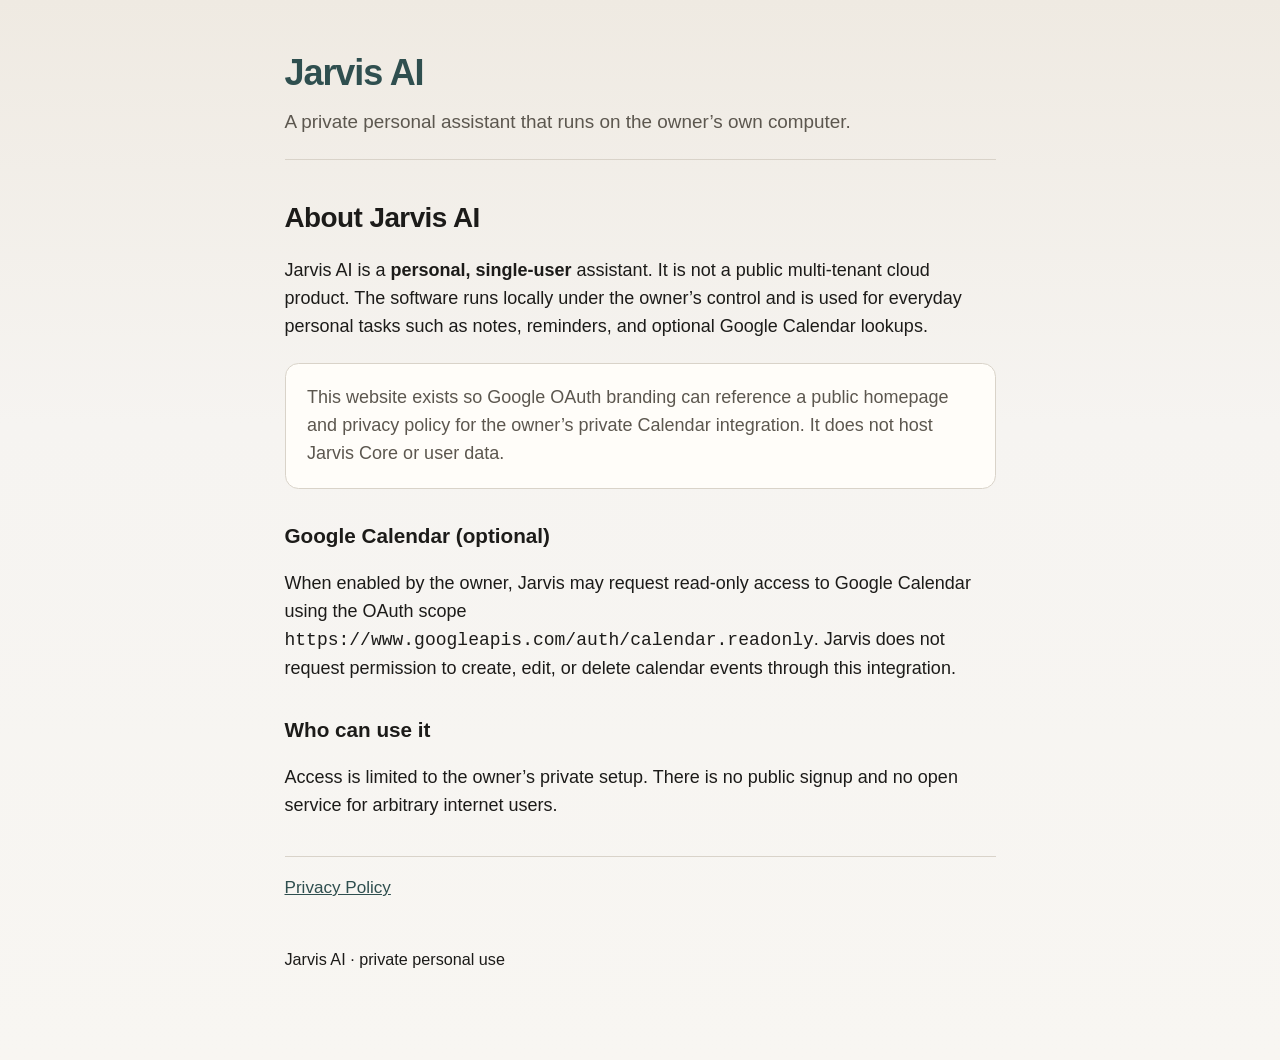
<file: index.html>
<!DOCTYPE html>
<html lang="en">
  <head>
    <meta charset="utf-8" />
    <meta name="viewport" content="width=device-width, initial-scale=1" />
    <meta
      name="description"
      content="Jarvis AI is a private, locally hosted personal assistant used by its owner."
    />
    <title>Jarvis AI</title>
    <link rel="stylesheet" href="styles.css" />
  </head>
  <body>
    <main>
      <header>
        <p class="brand">Jarvis AI</p>
        <p class="tagline">A private personal assistant that runs on the owner’s own computer.</p>
      </header>

      <h1>About Jarvis AI</h1>
      <p>
        Jarvis AI is a <strong>personal, single-user</strong> assistant. It is not a
        public multi-tenant cloud product. The software runs locally under the
        owner’s control and is used for everyday personal tasks such as notes,
        reminders, and optional Google Calendar lookups.
      </p>

      <div class="panel">
        <p class="muted" style="margin: 0">
          This website exists so Google OAuth branding can reference a public
          homepage and privacy policy for the owner’s private Calendar
          integration. It does not host Jarvis Core or user data.
        </p>
      </div>

      <h2>Google Calendar (optional)</h2>
      <p>
        When enabled by the owner, Jarvis may request read-only access to Google
        Calendar using the OAuth scope
        <code>https://www.googleapis.com/auth/calendar.readonly</code>.
        Jarvis does not request permission to create, edit, or delete calendar
        events through this integration.
      </p>

      <h2>Who can use it</h2>
      <p>
        Access is limited to the owner’s private setup. There is no public signup
        and no open service for arbitrary internet users.
      </p>

      <nav>
        <a href="privacy.html">Privacy Policy</a>
      </nav>

      <footer>
        <p>Jarvis AI · private personal use</p>
      </footer>
    </main>
  </body>
</html>
</file>
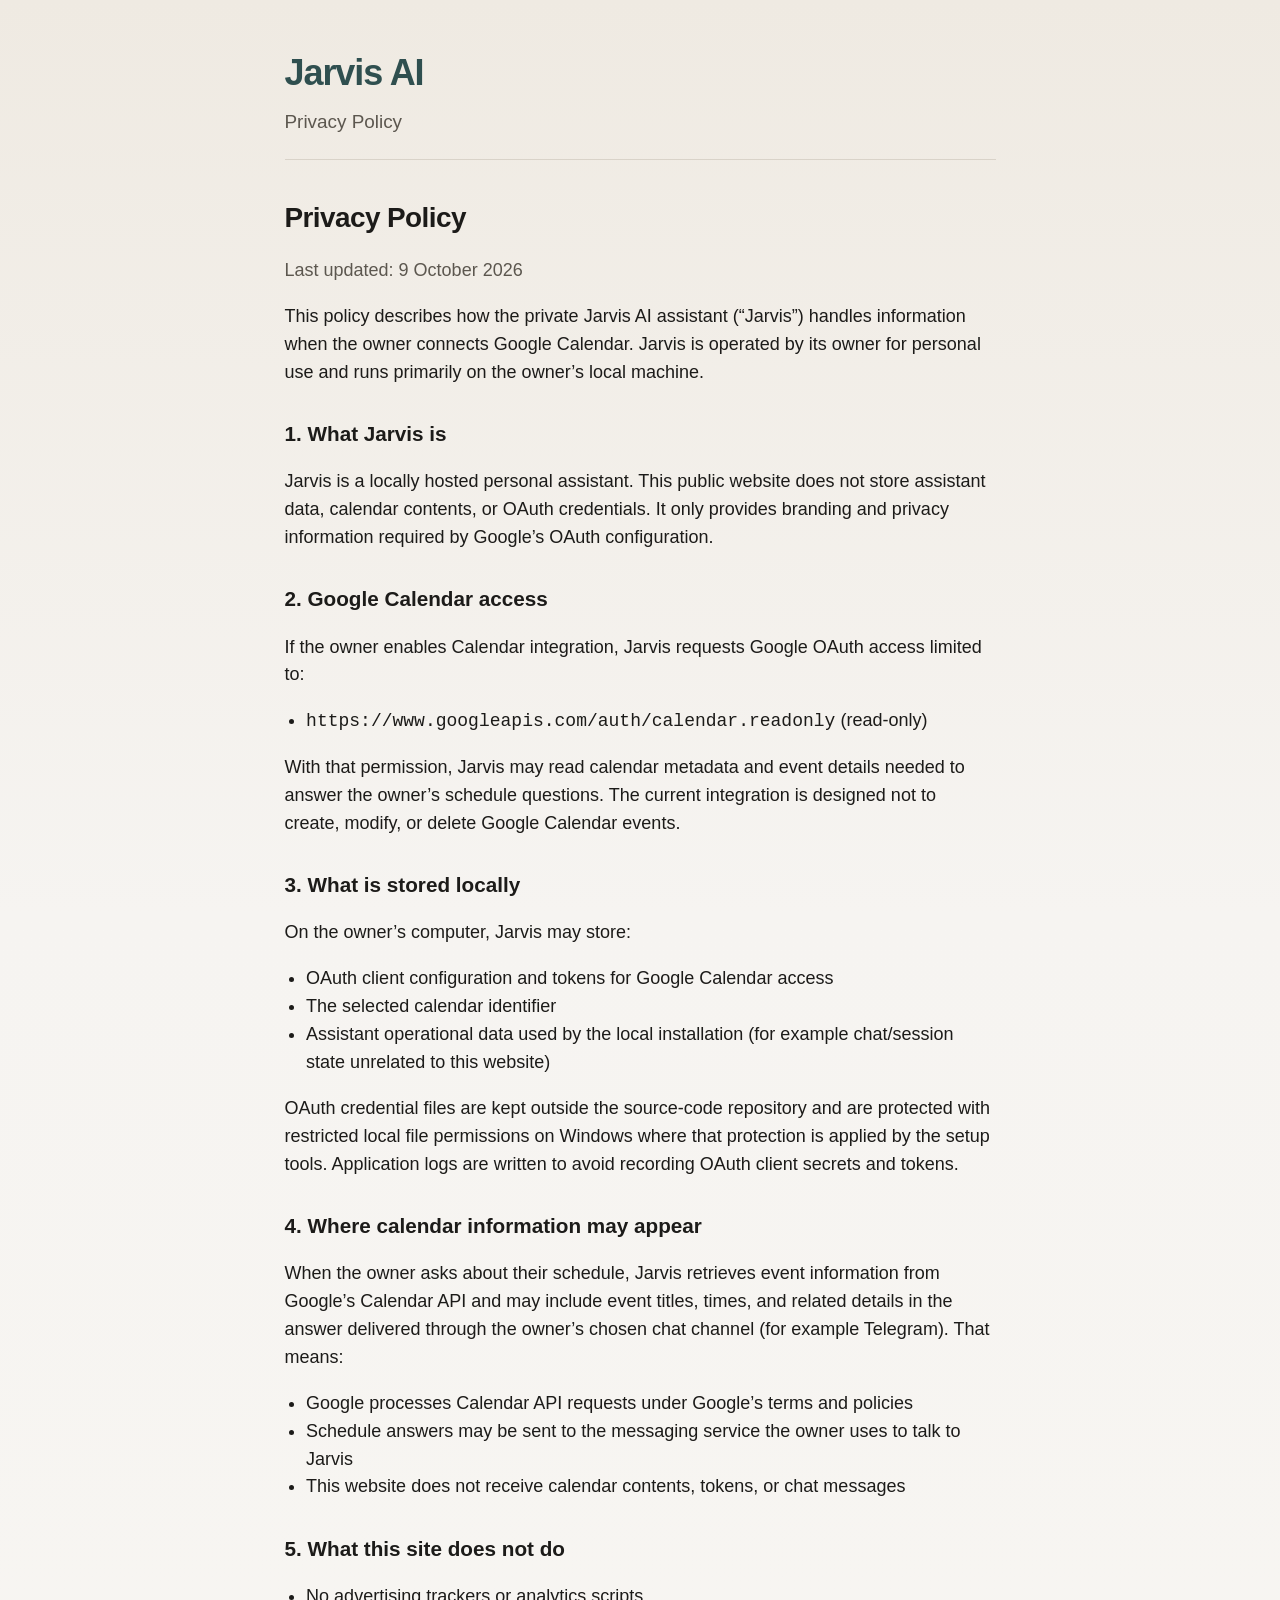
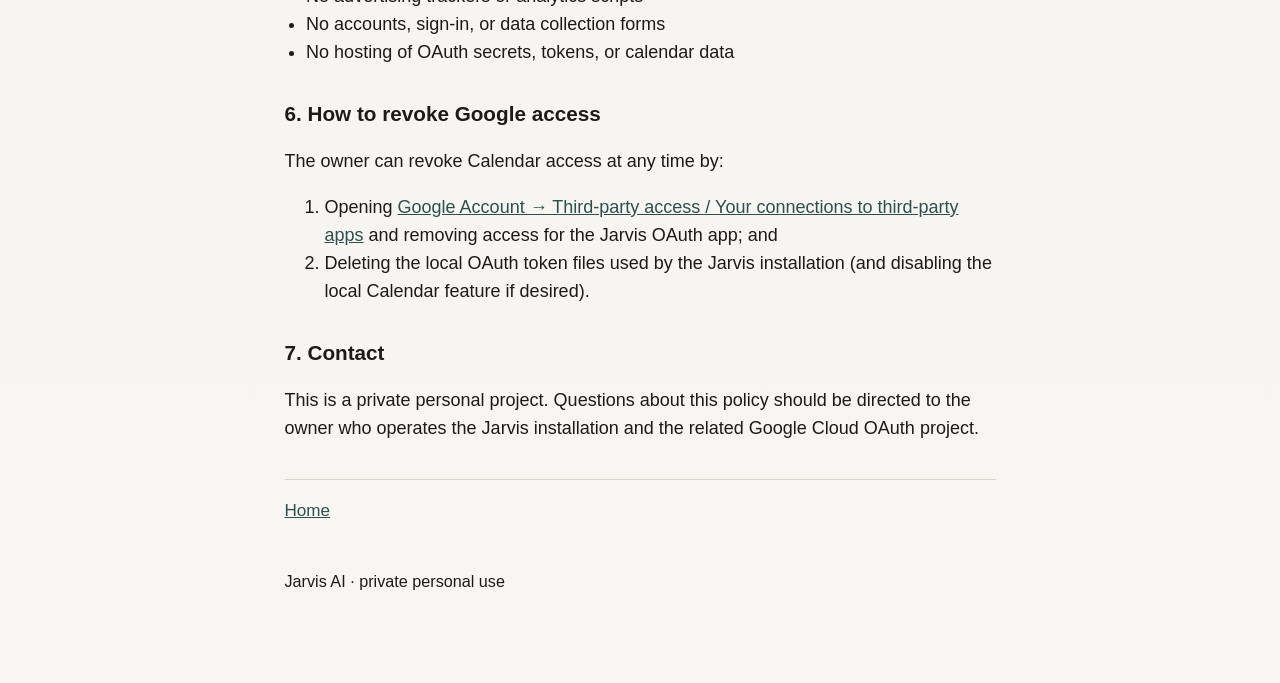
<file: privacy.html>
<!DOCTYPE html>
<html lang="en">
  <head>
    <meta charset="utf-8" />
    <meta name="viewport" content="width=device-width, initial-scale=1" />
    <meta
      name="description"
      content="Privacy policy for Jarvis AI’s private Google Calendar read-only integration."
    />
    <title>Privacy Policy · Jarvis AI</title>
    <link rel="stylesheet" href="styles.css" />
  </head>
  <body>
    <main>
      <header>
        <p class="brand">Jarvis AI</p>
        <p class="tagline">Privacy Policy</p>
      </header>

      <h1>Privacy Policy</h1>
      <p class="muted">Last updated: 9 October 2026</p>

      <p>
        This policy describes how the private Jarvis AI assistant (“Jarvis”)
        handles information when the owner connects Google Calendar. Jarvis is
        operated by its owner for personal use and runs primarily on the owner’s
        local machine.
      </p>

      <h2>1. What Jarvis is</h2>
      <p>
        Jarvis is a locally hosted personal assistant. This public website does
        not store assistant data, calendar contents, or OAuth credentials. It
        only provides branding and privacy information required by Google’s
        OAuth configuration.
      </p>

      <h2>2. Google Calendar access</h2>
      <p>
        If the owner enables Calendar integration, Jarvis requests Google OAuth
        access limited to:
      </p>
      <ul>
        <li>
          <code>https://www.googleapis.com/auth/calendar.readonly</code>
          (read-only)
        </li>
      </ul>
      <p>
        With that permission, Jarvis may read calendar metadata and event details
        needed to answer the owner’s schedule questions. The current integration
        is designed not to create, modify, or delete Google Calendar events.
      </p>

      <h2>3. What is stored locally</h2>
      <p>On the owner’s computer, Jarvis may store:</p>
      <ul>
        <li>OAuth client configuration and tokens for Google Calendar access</li>
        <li>The selected calendar identifier</li>
        <li>Assistant operational data used by the local installation (for example chat/session state unrelated to this website)</li>
      </ul>
      <p>
        OAuth credential files are kept outside the source-code repository and
        are protected with restricted local file permissions on Windows where
        that protection is applied by the setup tools. Application logs are
        written to avoid recording OAuth client secrets and tokens.
      </p>

      <h2>4. Where calendar information may appear</h2>
      <p>
        When the owner asks about their schedule, Jarvis retrieves event
        information from Google’s Calendar API and may include event titles,
        times, and related details in the answer delivered through the owner’s
        chosen chat channel (for example Telegram). That means:
      </p>
      <ul>
        <li>Google processes Calendar API requests under Google’s terms and policies</li>
        <li>
          Schedule answers may be sent to the messaging service the owner uses
          to talk to Jarvis
        </li>
        <li>
          This website does not receive calendar contents, tokens, or chat
          messages
        </li>
      </ul>

      <h2>5. What this site does not do</h2>
      <ul>
        <li>No advertising trackers or analytics scripts</li>
        <li>No accounts, sign-in, or data collection forms</li>
        <li>No hosting of OAuth secrets, tokens, or calendar data</li>
      </ul>

      <h2>6. How to revoke Google access</h2>
      <p>The owner can revoke Calendar access at any time by:</p>
      <ol>
        <li>
          Opening
          <a href="https://myaccount.google.com/permissions"
            >Google Account → Third-party access / Your connections to third-party apps</a>
          and removing access for the Jarvis OAuth app; and
        </li>
        <li>
          Deleting the local OAuth token files used by the Jarvis installation
          (and disabling the local Calendar feature if desired).
        </li>
      </ol>

      <h2>7. Contact</h2>
      <p>
        This is a private personal project. Questions about this policy should be
        directed to the owner who operates the Jarvis installation and the
        related Google Cloud OAuth project.
      </p>

      <nav>
        <a href="index.html">Home</a>
      </nav>

      <footer>
        <p>Jarvis AI · private personal use</p>
      </footer>
    </main>
  </body>
</html>
</file>
<file: styles.css>
:root {
  --bg: #f6f4f1;
  --ink: #1c1b19;
  --muted: #5c574f;
  --line: #d9d3c9;
  --accent: #2f4f4f;
  --card: #fffdf9;
}

* {
  box-sizing: border-box;
}

html {
  font-size: 18px;
}

body {
  margin: 0;
  font-family: "Segoe UI", "Helvetica Neue", Arial, sans-serif;
  color: var(--ink);
  background: linear-gradient(180deg, #efeae2 0%, var(--bg) 40%, #f8f6f2 100%);
  line-height: 1.55;
  min-height: 100vh;
}

main {
  max-width: 42rem;
  margin: 0 auto;
  padding: 2.5rem 1.25rem 4rem;
}

header {
  margin-bottom: 2rem;
  padding-bottom: 1.25rem;
  border-bottom: 1px solid var(--line);
}

.brand {
  font-size: 2rem;
  font-weight: 700;
  letter-spacing: -0.03em;
  margin: 0 0 0.35rem;
  color: var(--accent);
}

.tagline {
  margin: 0;
  color: var(--muted);
  font-size: 1.05rem;
}

h1 {
  font-size: 1.55rem;
  margin: 0 0 1rem;
  letter-spacing: -0.02em;
}

h2 {
  font-size: 1.15rem;
  margin: 1.75rem 0 0.6rem;
}

p,
li {
  color: var(--ink);
}

.muted {
  color: var(--muted);
}

.panel {
  background: var(--card);
  border: 1px solid var(--line);
  border-radius: 0.75rem;
  padding: 1.1rem 1.2rem;
  margin: 1.25rem 0;
}

ul {
  padding-left: 1.2rem;
}

a {
  color: var(--accent);
}

nav {
  margin-top: 2rem;
  padding-top: 1rem;
  border-top: 1px solid var(--line);
  font-size: 0.95rem;
}

footer {
  margin-top: 2.5rem;
  color: var(--muted);
  font-size: 0.9rem;
}
</file>
